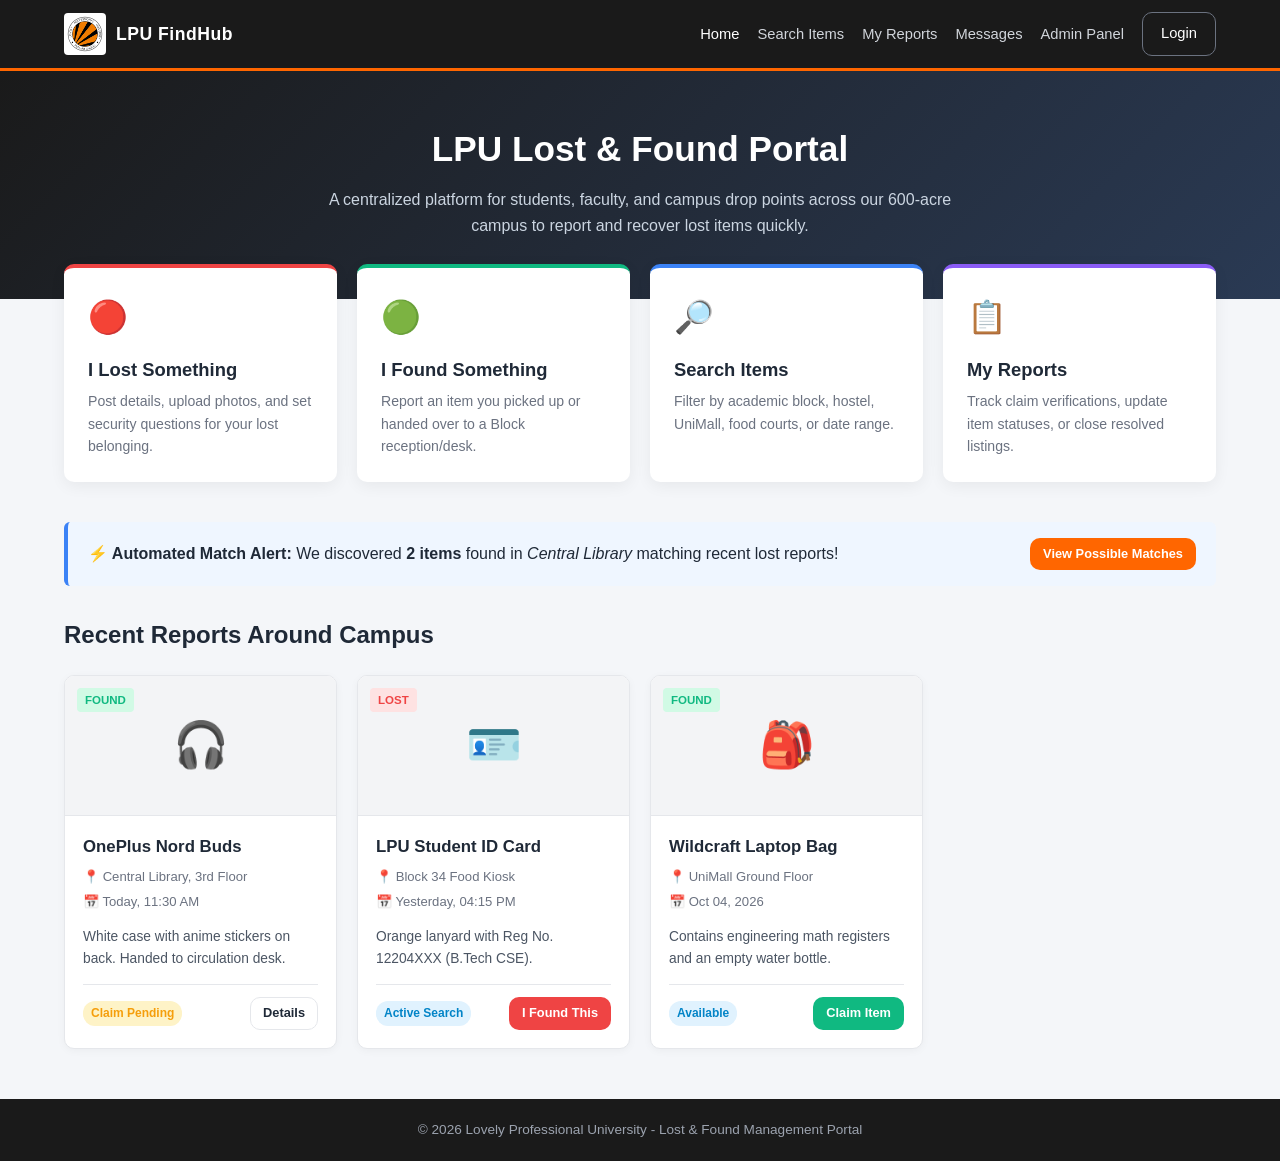
<file: index.html>
<!DOCTYPE html>
<html lang="en">
<head>
  <meta charset="UTF-8" />
  <meta name="viewport" content="width=device-width, initial-scale=1.0" />
  <title> Lost & Found | Home</title>
  <link rel="stylesheet" href="style.css" />
</head>
<body>

  <header class="navbar">
    <div class="container nav-wrap">
     <a href="index.html" class="brand" style="display: flex; align-items: center; gap: 10px; text-decoration: none;">
        <img src="LPU.png" alt="LPU Logo" style="height: 42px; width: auto; background: #fff; padding: 2px; border-radius: 4px;" />
        <span style="color: #fff or; font-weight: 700; font-size: 1.1rem; letter-spacing: 0.5px;">LPU FindHub</span>
      </a>
      <ul class="nav-links">
        <li><a href="index.html" class="active">Home</a></li>
        <li><a href="search.html">Search Items</a></li>
        <li><a href="my-reports.html">My Reports</a></li>
        <li><a href="messages.html">Messages</a></li>
        <li><a href="admin.html">Admin Panel</a></li>
        <li><a href="auth.html" class="btn btn-outline" style="color:#fff; border-color:#6b7280;">Login</a></li>
      </ul>
    </div>
  </header>

  <section class="hero-banner">
    <div class="container">
      <h1>LPU Lost & Found Portal</h1>
      <p>A centralized platform for students, faculty, and campus drop points across our 600-acre campus to report and recover lost items quickly.</p>
    </div>
  </section>

  <main class="container">
    <div class="action-grid">
      <!-- 🔴 I Lost Something -->
      <a href="lost-item.html" class="action-card lost-accent">
        <div class="icon">🔴</div>
        <h3>I Lost Something</h3>
        <p>Post details, upload photos, and set security questions for your lost belonging.</p>
      </a>

      <!-- 🟢 I Found Something -->
      <a href="found-item.html" class="action-card found-accent">
        <div class="icon">🟢</div>
        <h3>I Found Something</h3>
        <p>Report an item you picked up or handed over to a Block reception/desk.</p>
      </a>

      <!-- 🔎 Search Items -->
      <a href="search.html" class="action-card search-accent">
        <div class="icon">🔎</div>
        <h3>Search Items</h3>
        <p>Filter by academic block, hostel, UniMall, food courts, or date range.</p>
      </a>

      <!-- 📋 My Reports -->
      <a href="my-reports.html" class="action-card reports-accent">
        <div class="icon">📋</div>
        <h3>My Reports</h3>
        <p>Track claim verifications, update item statuses, or close resolved listings.</p>
      </a>
    </div>

    <!-- AI / Automated Match Alert -->
    <div class="match-banner">
      <div>
        <strong>⚡ Automated Match Alert:</strong> We discovered <strong>2 items</strong> found in <em>Central Library</em> matching recent lost reports!
      </div>
      <a href="search.html#matches" class="btn btn-primary btn-sm">View Possible Matches</a>
    </div>

    <div style="margin: 30px 0 50px;">
      <h2>Recent Reports Around Campus</h2>
      <div class="cards-grid">
        <div class="item-card">
          <span class="item-badge badge-found">Found</span>
          <div class="item-img-box">🎧</div>
          <div class="item-body">
            <h4>OnePlus Nord Buds</h4>
            <div class="item-meta">📍 Central Library, 3rd Floor</div>
            <div class="item-meta">📅 Today, 11:30 AM</div>
            <p class="item-desc">White case with anime stickers on back. Handed to circulation desk.</p>
            <div class="item-footer">
              <span class="status-pill status-pending">Claim Pending</span>
              <a href="search.html" class="btn btn-outline btn-sm">Details</a>
            </div>
          </div>
        </div>

        <div class="item-card">
          <span class="item-badge badge-lost">Lost</span>
          <div class="item-img-box">🪪</div>
          <div class="item-body">
            <h4>LPU Student ID Card</h4>
            <div class="item-meta">📍 Block 34 Food Kiosk</div>
            <div class="item-meta">📅 Yesterday, 04:15 PM</div>
            <p class="item-desc">Orange lanyard with Reg No. 12204XXX (B.Tech CSE).</p>
            <div class="item-footer">
              <span class="status-pill status-active">Active Search</span>
              <a href="search.html" class="btn btn-danger btn-sm">I Found This</a>
            </div>
          </div>
        </div>

        <div class="item-card">
          <span class="item-badge badge-found">Found</span>
          <div class="item-img-box">🎒</div>
          <div class="item-body">
            <h4>Wildcraft Laptop Bag</h4>
            <div class="item-meta">📍 UniMall Ground Floor</div>
            <div class="item-meta">📅 Oct 04, 2026</div>
            <p class="item-desc">Contains engineering math registers and an empty water bottle.</p>
            <div class="item-footer">
              <span class="status-pill status-active">Available</span>
              <a href="search.html" class="btn btn-success btn-sm">Claim Item</a>
            </div>
          </div>
        </div>
      </div>
    </div>
  </main>

  <footer>
    <div class="container">
      <p>&copy; 2026 Lovely Professional University - Lost & Found Management Portal</p>
    </div>
  </footer>

</body>
</html>
</file>
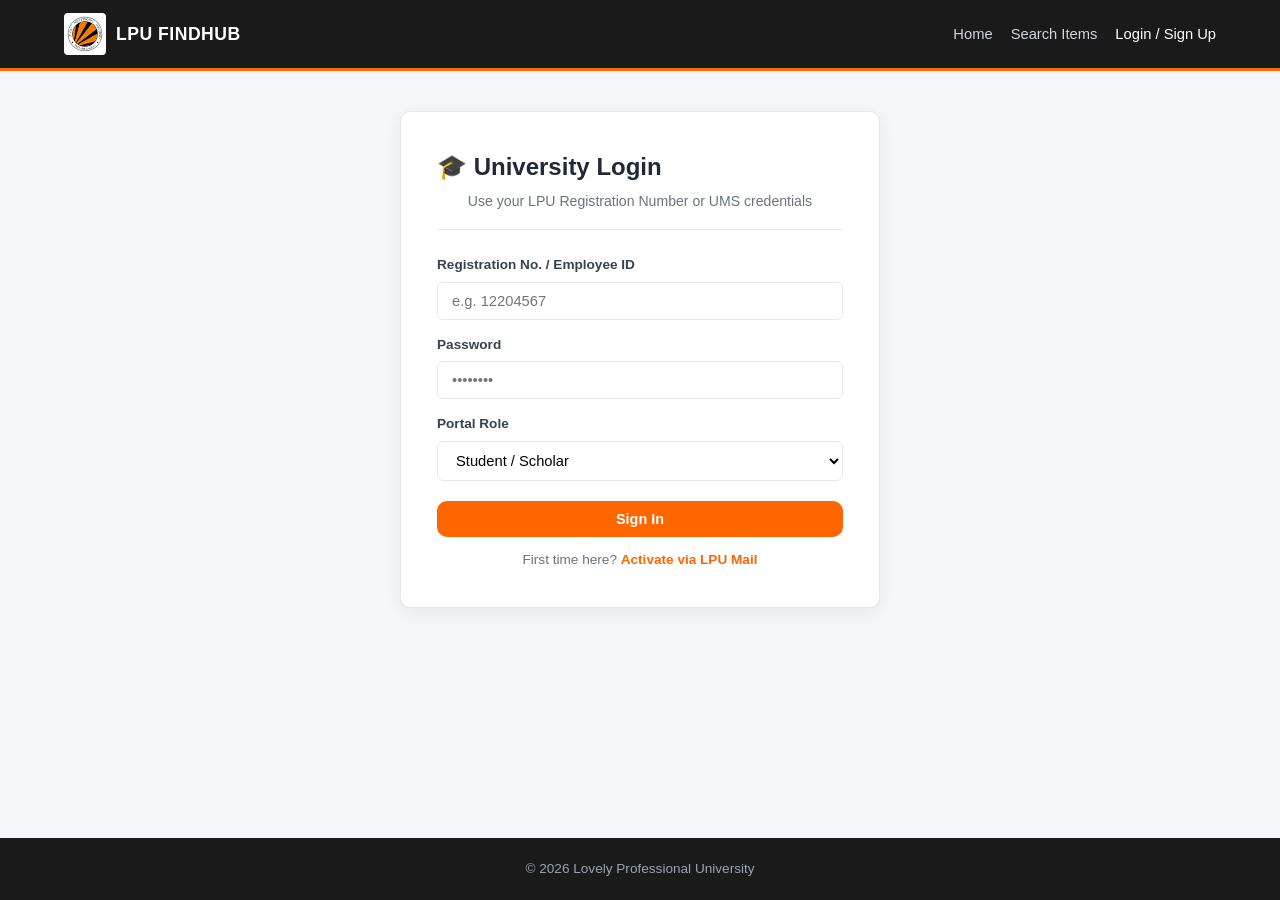
<file: auth.html>
<!DOCTYPE html>
<html lang="en">
<head>
  <meta charset="UTF-8" />
  <meta name="viewport" content="width=device-width, initial-scale=1.0" />
  <title>LPU Lost & Found | Login / Sign Up</title>
  <link rel="stylesheet" href="style.css" />
</head>
<body>

  <header class="navbar">
    <div class="container nav-wrap">
      <a href="index.html" class="brand" style="display: flex; align-items: center; gap: 10px; text-decoration: none;">
        <img src="LPU.png" alt="LPU Logo" style="height: 42px; width: auto; background: #fff; padding: 2px; border-radius: 4px;" />
        <span style="color: #fff; font-weight: 700; font-size: 1.1rem; letter-spacing: 0.5px;">LPU FINDHUB</span>
      </a>
      <ul class="nav-links">
        <li><a href="index.html">Home</a></li>
        <li><a href="search.html">Search Items</a></li>
        <li><a href="auth.html" class="active">Login / Sign Up</a></li>
      </ul>
    </div>
  </header>

  <main class="container">
    <div class="form-card" style="max-width: 480px;">
      <div class="form-header" style="text-align: center;">
        <h2>🎓 University Login</h2>
        <p style="color: var(--text-muted); font-size: 0.88rem; margin-top: 4px;">Use your LPU Registration Number or UMS credentials</p>
      </div>

      <form action="index.html" method="get">
        <div class="form-group" style="margin-bottom: 14px;">
          <label for="uid">Registration No. / Employee ID</label>
          <input type="text" id="uid" class="form-control" placeholder="e.g. 12204567" required />
        </div>

        <div class="form-group" style="margin-bottom: 14px;">
          <label for="pwd">Password</label>
          <input type="password" id="pwd" class="form-control" placeholder="••••••••" required />
        </div>

        <div class="form-group" style="margin-bottom: 20px;">
          <label for="role">Portal Role</label>
          <select id="role" class="form-control">
            <option value="student">Student / Scholar</option>
            <option value="faculty">Faculty / Campus Staff</option>
            <option value="moderator">Drop Point Desk Attendant</option>
            <option value="admin">Campus Security Admin</option>
          </select>
        </div>

        <button type="submit" class="btn btn-primary" style="width: 100%; margin-bottom: 12px;">Sign In</button>
        <p style="text-align: center; font-size: 0.85rem; color: var(--text-muted);">
          First time here? <a href="#" style="color: var(--primary); text-decoration: none; font-weight: 600;">Activate via LPU Mail</a>
        </p>
      </form>
    </div>
  </main>

  <footer>
    <div class="container">
      <p>&copy; 2026 Lovely Professional University</p>
    </div>
  </footer>

</body>
</html>
</file>
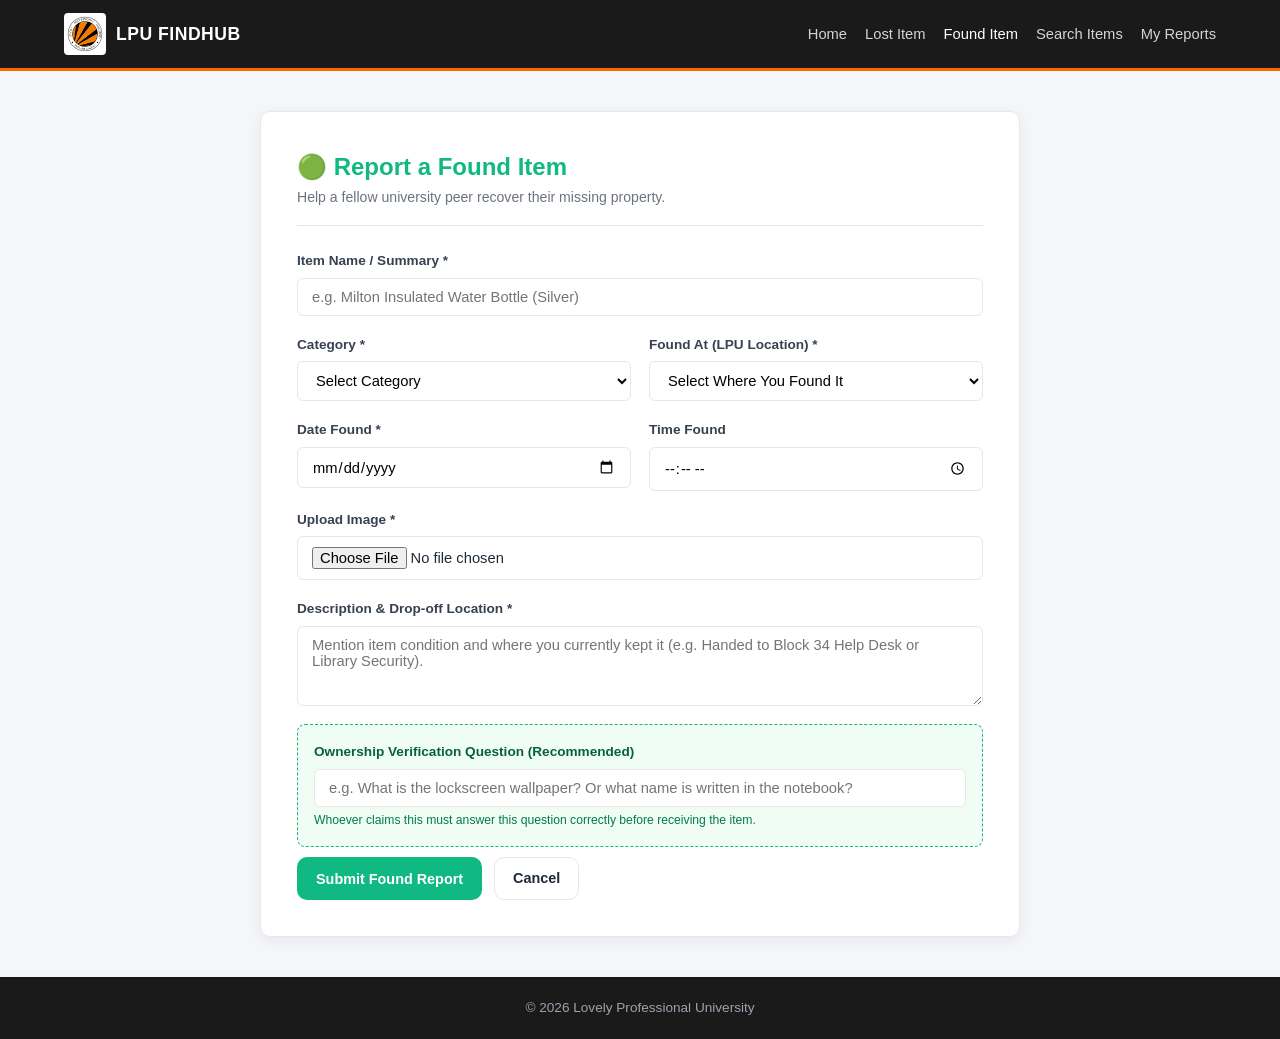
<file: found-item.html>
<!DOCTYPE html>
<html lang="en">
<head>
  <meta charset="UTF-8" />
  <meta name="viewport" content="width=device-width, initial-scale=1.0" />
  <title>LPU Lost & Found | Report Found Item</title>
  <link rel="stylesheet" href="style.css" />
</head>
<body>

  <header class="navbar">
    <div class="container nav-wrap">
     <a href="index.html" class="brand" style="display: flex; align-items: center; gap: 10px; text-decoration: none;">
        <img src="LPU.png" alt="LPU Logo" style="height: 42px; width: auto; background: #fff; padding: 2px; border-radius: 4px;" />
        <span style="color: #fff; font-weight: 700; font-size: 1.1rem; letter-spacing: 0.5px;">LPU FINDHUB</span>
      </a>
      <ul class="nav-links">
        <li><a href="index.html">Home</a></li>
        <li><a href="lost-item.html">Lost Item</a></li>
        <li><a href="found-item.html" class="active">Found Item</a></li>
        <li><a href="search.html">Search Items</a></li>
        <li><a href="my-reports.html">My Reports</a></li>
      </ul>
    </div>
  </header>

  <main class="container">
    <div class="form-card">
      <div class="form-header">
        <h2 style="color: var(--found-green);">🟢 Report a Found Item</h2>
        <p style="color: var(--text-muted); font-size: 0.88rem;">Help a fellow university peer recover their missing property.</p>
      </div>

      <form action="my-reports.html" method="get">
        <div class="form-grid">
          
          <!-- Item Name -->
          <div class="form-group form-col-2">
            <label for="found-name">Item Name / Summary *</label>
            <input type="text" id="found-name" class="form-control" placeholder="e.g. Milton Insulated Water Bottle (Silver)" required />
          </div>

          <!-- Category -->
          <div class="form-group">
            <label for="found-category">Category *</label>
            <select id="found-category" class="form-control" required>
              <option value="">Select Category</option>
              <option value="electronics">Electronics (Laptops, Earbuds, Chargers)</option>
              <option value="id-cards">Student / Staff ID Cards</option>
              <option value="stationery">Stationery & Course Books</option>
              <option value="bags">Bags & Wallets</option>
              <option value="keys">Keys</option>
              <option value="clothing">Jackets & Accessories</option>
            </select>
          </div>

          <!-- Location -->
          <div class="form-group">
            <label for="found-location">Found At (LPU Location) *</label>
            <select id="found-location" class="form-control" required>
              <option value="">Select Where You Found It</option>
              <option value="block34">Block 34 (Computer Science)</option>
              <option value="library">Central Library Reading Room</option>
              <option value="unimall">UniMall Floor / Corridor</option>
              <option value="food-court">Block 34 / 38 Kiosk Area</option>
              <option value="sports-complex">Sports Complex / Gym</option>
              <option value="hostel-mess">Hostel Mess / Common Area</option>
            </select>
          </div>

          <!-- Date / Time -->
          <div class="form-group">
            <label for="found-date">Date Found *</label>
            <input type="date" id="found-date" class="form-control" required />
          </div>

          <div class="form-group">
            <label for="found-time">Time Found</label>
            <input type="time" id="found-time" class="form-control" />
          </div>

          <!-- Photo Upload -->
          <div class="form-group form-col-2">
            <label for="found-photo">Upload Image *</label>
            <input type="file" id="found-photo" class="form-control" accept="image/*" required />
          </div>

          <!-- Description -->
          <div class="form-group form-col-2">
            <label for="found-desc">Description & Drop-off Location *</label>
            <textarea id="found-desc" class="form-control" rows="3" placeholder="Mention item condition and where you currently kept it (e.g. Handed to Block 34 Help Desk or Library Security)." required></textarea>
          </div>

          <!-- Ownership Verification Question -->
          <div class="form-group form-col-2" style="background:#f0fdf4; border:1px dashed var(--found-green); padding:16px; border-radius:8px;">
            <label for="security-q" style="color: #065f46;">Ownership Verification Question (Recommended)</label>
            <input type="text" id="security-q" class="form-control" placeholder="e.g. What is the lockscreen wallpaper? Or what name is written in the notebook?" />
            <small style="color: #047857; font-size: 0.76rem; margin-top: 4px;">Whoever claims this must answer this question correctly before receiving the item.</small>
          </div>

        </div>

        <div class="form-actions">
          <button type="submit" class="btn btn-success">Submit Found Report</button>
          <a href="index.html" class="btn btn-outline">Cancel</a>
        </div>
      </form>
    </div>
  </main>

  <footer>
    <div class="container">
      <p>&copy; 2026 Lovely Professional University</p>
    </div>
  </footer>

</body>
</html>
</file>
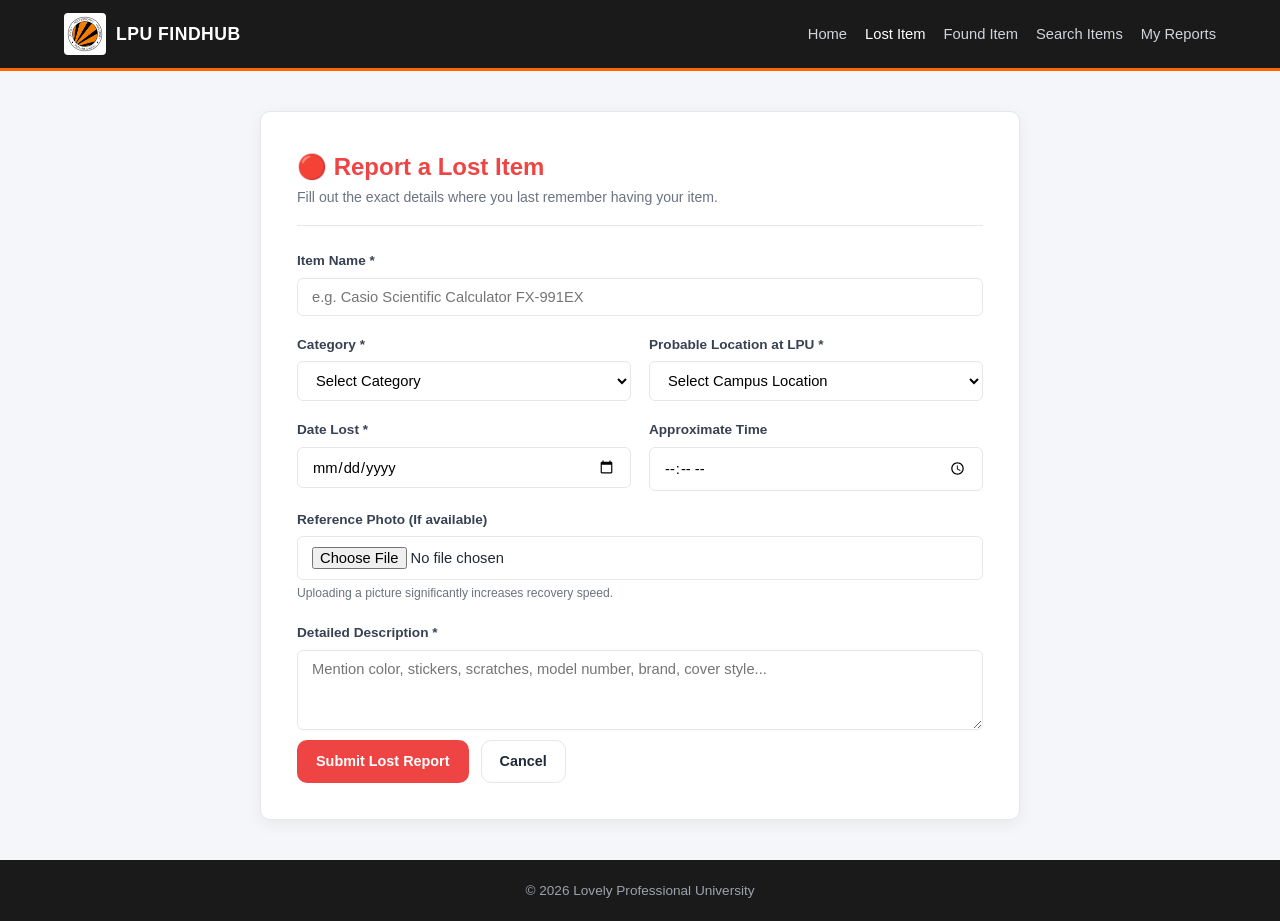
<file: lost-item.html>
<!DOCTYPE html>
<html lang="en">
<head>
  <meta charset="UTF-8" />
  <meta name="viewport" content="width=device-width, initial-scale=1.0" />
  <title>LPU Lost & Found | Report Lost Item</title>
  <link rel="stylesheet" href="style.css" />
</head>
<body>

  <header class="navbar">
    <div class="container nav-wrap">
      <a href="index.html" class="brand" style="display: flex; align-items: center; gap: 10px; text-decoration: none;">
        <img src="LPU.png" alt="LPU Logo" style="height: 42px; width: auto; background: #fff; padding: 2px; border-radius: 4px;" />
        <span style="color: #fff; font-weight: 700; font-size: 1.1rem; letter-spacing: 0.5px;">LPU FINDHUB</span>
      </a>
      <ul class="nav-links">
        <li><a href="index.html">Home</a></li>
        <li><a href="lost-item.html" class="active">Lost Item</a></li>
        <li><a href="found-item.html">Found Item</a></li>
        <li><a href="search.html">Search Items</a></li>
        <li><a href="my-reports.html">My Reports</a></li>
      </ul>
    </div>
  </header>

  <main class="container">
    <div class="form-card">
      <div class="form-header">
        <h2 style="color: var(--lost-red);">🔴 Report a Lost Item</h2>
        <p style="color: var(--text-muted); font-size: 0.88rem;">Fill out the exact details where you last remember having your item.</p>
      </div>

      <form action="my-reports.html" method="get">
        <div class="form-grid">
          
          <!-- Item Name -->
          <div class="form-group form-col-2">
            <label for="item-name">Item Name *</label>
            <input type="text" id="item-name" class="form-control" placeholder="e.g. Casio Scientific Calculator FX-991EX" required />
          </div>

          <!-- Category -->
          <div class="form-group">
            <label for="category">Category *</label>
            <select id="category" class="form-control" required>
              <option value="">Select Category</option>
              <option value="electronics">Electronics (Laptop, Earbuds, Charger)</option>
              <option value="id-cards">Student / Staff ID Cards</option>
              <option value="stationery">Books, Notes & Stationery</option>
              <option value="bags">Bags, Wallets & Pouches</option>
              <option value="keys">Keys (Room / Bike)</option>
              <option value="bottles">Bottles & Personal Items</option>
            </select>
          </div>

          <!-- Campus Location -->
          <div class="form-group">
            <label for="location">Probable Location at LPU *</label>
            <select id="location" class="form-control" required>
              <option value="">Select Campus Location</option>
              <option value="block34">Block 34 (Computer Science)</option>
              <option value="block36">Block 36 / 38 (Engineering)</option>
              <option value="library">Central Library</option>
              <option value="unimall">UniMall / Food Court</option>
              <option value="unipolis">Baldev Raj Mittal Unipolis</option>
              <option value="hostel-bh">Boys Hostels (BH-1 to BH-8)</option>
              <option value="hostel-gh">Girls Hostels (GH-1 to GH-6)</option>
              <option value="sports">Shanti Devi Mittal Sports Complex</option>
              <option value="grounds">Cricket / Football Grounds</option>
              <option value="other">Campus Bus / Auto Stand</option>
            </select>
          </div>

          <!-- Date / Time -->
          <div class="form-group">
            <label for="lost-date">Date Lost *</label>
            <input type="date" id="lost-date" class="form-control" required />
          </div>

          <div class="form-group">
            <label for="lost-time">Approximate Time</label>
            <input type="time" id="lost-time" class="form-control" />
          </div>

          <!-- Photo Upload -->
          <div class="form-group form-col-2">
            <label for="item-photo">Reference Photo (If available)</label>
            <input type="file" id="item-photo" class="form-control" accept="image/*" />
            <small style="color: var(--text-muted); font-size: 0.76rem; margin-top: 4px;">Uploading a picture significantly increases recovery speed.</small>
          </div>

          <!-- Description -->
          <div class="form-group form-col-2">
            <label for="desc">Detailed Description *</label>
            <textarea id="desc" class="form-control" rows="3" placeholder="Mention color, stickers, scratches, model number, brand, cover style..." required></textarea>
          </div>

        </div>

        <div class="form-actions">
          <button type="submit" class="btn btn-danger">Submit Lost Report</button>
          <a href="index.html" class="btn btn-outline">Cancel</a>
        </div>
      </form>
    </div>
  </main>

  <footer>
    <div class="container">
      <p>&copy; 2026 Lovely Professional University</p>
    </div>
  </footer>

</body>
</html>
</file>
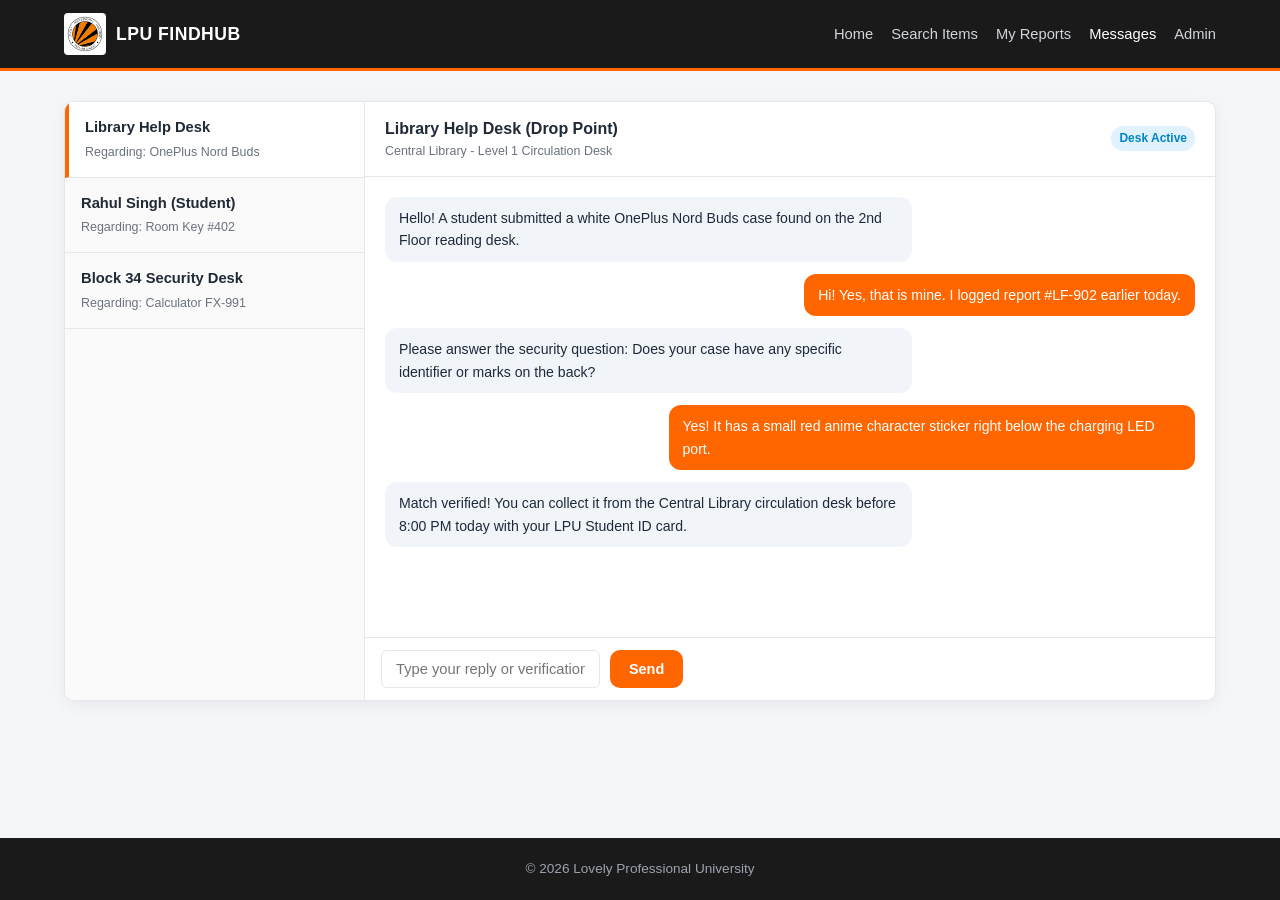
<file: messages.html>
<!DOCTYPE html>
<html lang="en">
<head>
  <meta charset="UTF-8" />
  <meta name="viewport" content="width=device-width, initial-scale=1.0" />
  <title>LPU Lost & Found | Messages</title>
  <link rel="stylesheet" href="style.css" />
</head>
<body>

  <header class="navbar">
    <div class="container nav-wrap">
      <a href="index.html" class="brand" style="display: flex; align-items: center; gap: 10px; text-decoration: none;">
        <img src="LPU.png" alt="LPU Logo" style="height: 42px; width: auto; background: #fff; padding: 2px; border-radius: 4px;" />
        <span style="color: #fff; font-weight: 700; font-size: 1.1rem; letter-spacing: 0.5px;">LPU FINDHUB</span>
      </a>
      <ul class="nav-links">
        <li><a href="index.html">Home</a></li>
        <li><a href="search.html">Search Items</a></li>
        <li><a href="my-reports.html">My Reports</a></li>
        <li><a href="messages.html" class="active">Messages</a></li>
        <li><a href="admin.html">Admin</a></li>
      </ul>
    </div>
  </header>

  <main class="container">
    <div class="chat-container">
      
      <!-- Left Contact List -->
      <aside class="chat-sidebar">
        <div class="chat-user-item active">
          <h5>Library Help Desk</h5>
          <p>Regarding: OnePlus Nord Buds</p>
        </div>
        <div class="chat-user-item">
          <h5>Rahul Singh (Student)</h5>
          <p>Regarding: Room Key #402</p>
        </div>
        <div class="chat-user-item">
          <h5>Block 34 Security Desk</h5>
          <p>Regarding: Calculator FX-991</p>
        </div>
      </aside>

      <!-- Right Chat Window -->
      <section class="chat-window">
        <div class="chat-header">
          <div>
            <strong>Library Help Desk (Drop Point)</strong>
            <div style="font-size: 0.78rem; color: var(--text-muted);">Central Library - Level 1 Circulation Desk</div>
          </div>
          <span class="status-pill status-active">Desk Active</span>
        </div>

        <div class="chat-messages">
          <div class="message-bubble msg-in">
            Hello! A student submitted a white OnePlus Nord Buds case found on the 2nd Floor reading desk.
          </div>
          <div class="message-bubble msg-out">
            Hi! Yes, that is mine. I logged report #LF-902 earlier today.
          </div>
          <div class="message-bubble msg-in">
            Please answer the security question: Does your case have any specific identifier or marks on the back?
          </div>
          <div class="message-bubble msg-out">
            Yes! It has a small red anime character sticker right below the charging LED port.
          </div>
          <div class="message-bubble msg-in">
            Match verified! You can collect it from the Central Library circulation desk before 8:00 PM today with your LPU Student ID card.
          </div>
        </div>

        <div class="chat-input-bar">
          <input type="text" class="form-control" placeholder="Type your reply or verification response..." />
          <button class="btn btn-primary">Send</button>
        </div>
      </section>

    </div>
  </main>

  <footer>
    <div class="container">
      <p>&copy; 2026 Lovely Professional University</p>
    </div>
  </footer>

</body>
</html>
</file>
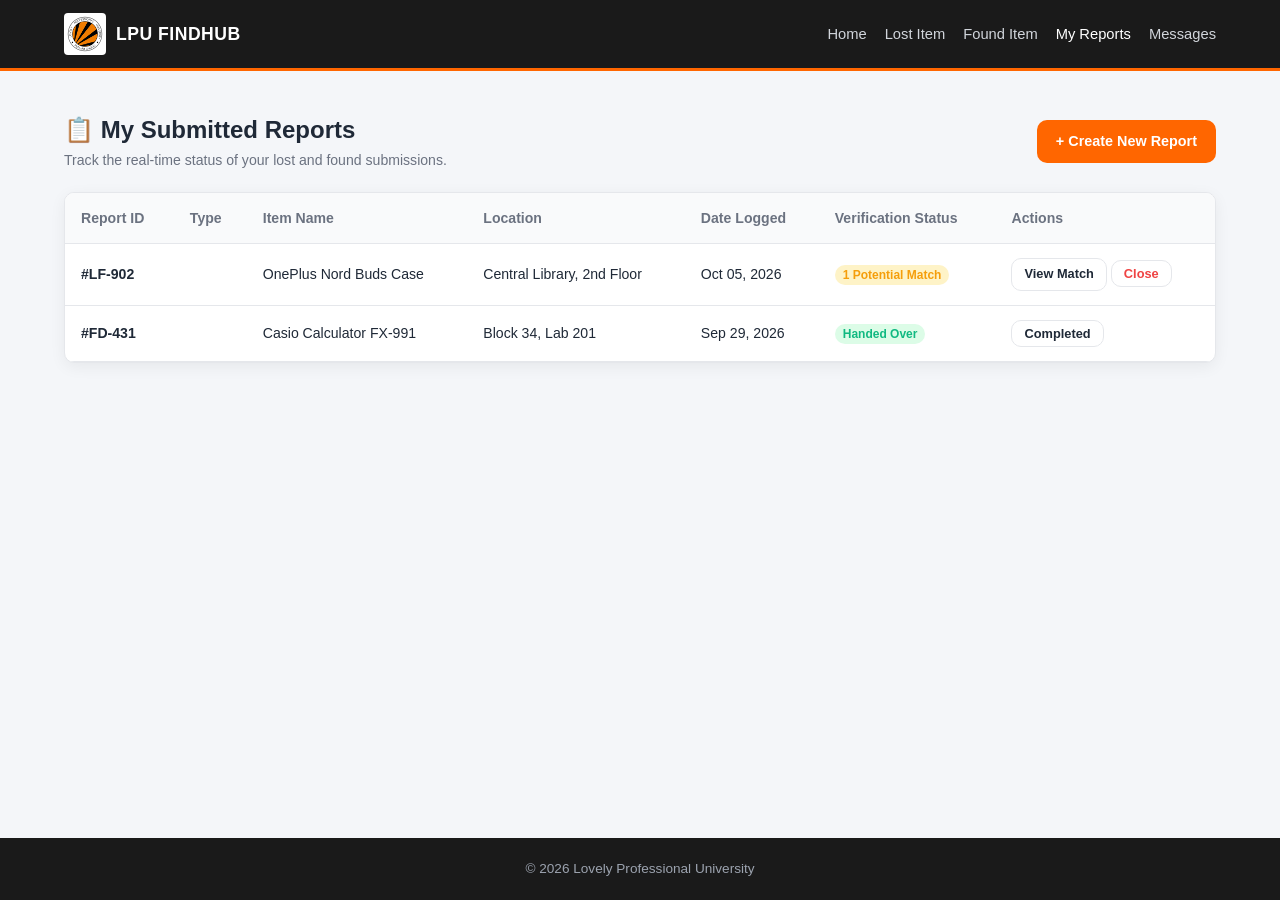
<file: my-reports.html>
<!DOCTYPE html>
<html lang="en">
<head>
  <meta charset="UTF-8" />
  <meta name="viewport" content="width=device-width, initial-scale=1.0" />
  <title>LPU Lost & Found | My Reports</title>
  <link rel="stylesheet" href="style.css" />
</head>
<body>

  <header class="navbar">
    <div class="container nav-wrap">
     <a href="index.html" class="brand" style="display: flex; align-items: center; gap: 10px; text-decoration: none;">
        <img src="LPU.png" alt="LPU Logo" style="height: 42px; width: auto; background: #fff; padding: 2px; border-radius: 4px;" />
        <span style="color: #fff; font-weight: 700; font-size: 1.1rem; letter-spacing: 0.5px;">LPU FINDHUB</span>
      </a>
      <ul class="nav-links">
        <li><a href="index.html">Home</a></li>
        <li><a href="lost-item.html">Lost Item</a></li>
        <li><a href="found-item.html">Found Item</a></li>
        <li><a href="my-reports.html" class="active">My Reports</a></li>
        <li><a href="messages.html">Messages</a></li>
      </ul>
    </div>
  </header>

  <main class="container" style="margin: 40px auto 60px;">
    <div style="display:flex; justify-content:space-between; align-items:center; margin-bottom: 20px;">
      <div>
        <h2>📋 My Submitted Reports</h2>
        <p style="color: var(--text-muted); font-size: 0.88rem;">Track the real-time status of your lost and found submissions.</p>
      </div>
      <a href="lost-item.html" class="btn btn-primary">+ Create New Report</a>
    </div>

    <div class="table-wrapper">
      <table class="custom-table">
        <thead>
          <tr>
            <th>Report ID</th>
            <th>Type</th>
            <th>Item Name</th>
            <th>Location</th>
            <th>Date Logged</th>
            <th>Verification Status</th>
            <th>Actions</th>
          </tr>
        </thead>
        <tbody>
          <tr>
            <td><strong>#LF-902</strong></td>
            <td><span class="item-badge badge-lost">Lost</span></td>
            <td>OnePlus Nord Buds Case</td>
            <td>Central Library, 2nd Floor</td>
            <td>Oct 05, 2026</td>
            <td><span class="status-pill status-pending">1 Potential Match</span></td>
            <td>
              <a href="search.html#matches" class="btn btn-outline btn-sm">View Match</a>
              <button class="btn btn-sm btn-outline" style="color: var(--lost-red);">Close</button>
            </td>
          </tr>
          <tr>
            <td><strong>#FD-431</strong></td>
            <td><span class="item-badge badge-found">Found</span></td>
            <td>Casio Calculator FX-991</td>
            <td>Block 34, Lab 201</td>
            <td>Sep 29, 2026</td>
            <td><span class="status-pill status-resolved">Handed Over</span></td>
            <td>
              <button class="btn btn-sm btn-outline" disabled>Completed</button>
            </td>
          </tr>
        </tbody>
      </table>
    </div>
  </main>

  <footer>
    <div class="container">
      <p>&copy; 2026 Lovely Professional University</p>
    </div>
  </footer>

</body>
</html>
</file>
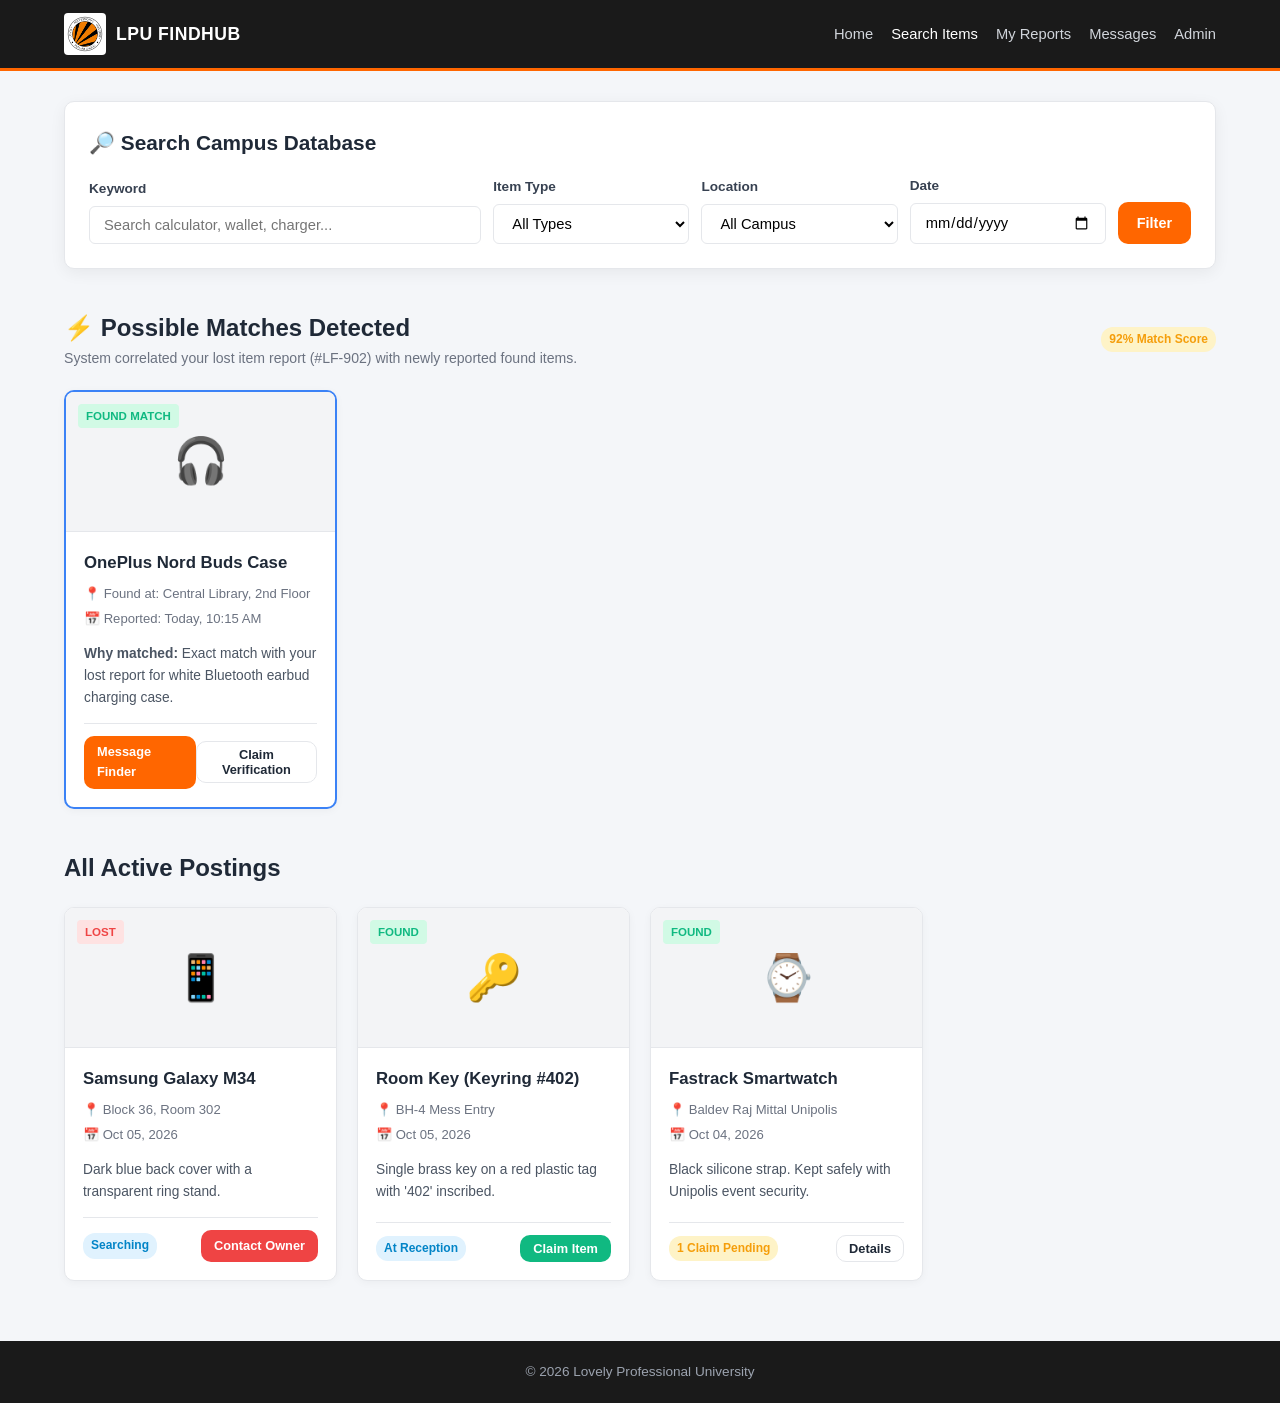
<file: search.html>
<!DOCTYPE html>
<html lang="en">
<head>
  <meta charset="UTF-8" />
  <meta name="viewport" content="width=device-width, initial-scale=1.0" />
  <title>LPU Lost & Found | Search & Matches</title>
  <link rel="stylesheet" href="style.css" />
</head>
<body>

  <header class="navbar">
    <div class="container nav-wrap">
     <a href="index.html" class="brand" style="display: flex; align-items: center; gap: 10px; text-decoration: none;">
        <img src="LPU.png" alt="LPU Logo" style="height: 42px; width: auto; background: #fff; padding: 2px; border-radius: 4px;" />
        <span style="color: #fff; font-weight: 700; font-size: 1.1rem; letter-spacing: 0.5px;">LPU FINDHUB</span>
      </a>
      <ul class="nav-links">
        <li><a href="index.html">Home</a></li>
        <li><a href="search.html" class="active">Search Items</a></li>
        <li><a href="my-reports.html">My Reports</a></li>
        <li><a href="messages.html">Messages</a></li>
        <li><a href="admin.html">Admin</a></li>
      </ul>
    </div>
  </header>

  <main class="container" style="margin: 30px auto 60px;">
    
    <!-- Search / Filter Controls -->
    <div style="background: var(--surface); padding: 24px; border-radius: var(--radius); border: 1px solid var(--border); box-shadow: var(--shadow);">
      <h2 style="font-size: 1.3rem; margin-bottom: 16px;">🔎 Search Campus Database</h2>
      
      <div style="display: grid; grid-template-columns: 2fr 1fr 1fr 1fr auto; gap: 12px; align-items: end;">
        <div class="form-group">
          <label>Keyword</label>
          <input type="text" class="form-control" placeholder="Search calculator, wallet, charger..." />
        </div>
        
        <div class="form-group">
          <label>Item Type</label>
          <select class="form-control">
            <option>All Types</option>
            <option>Lost Items</option>
            <option>Found Items</option>
          </select>
        </div>

        <div class="form-group">
          <label>Location</label>
          <select class="form-control">
            <option>All Campus</option>
            <option>Central Library</option>
            <option>Block 34 (CSE)</option>
            <option>UniMall</option>
            <option>Sports Complex</option>
          </select>
        </div>

        <div class="form-group">
          <label>Date</label>
          <input type="date" class="form-control" />
        </div>

        <button class="btn btn-primary" style="height: 42px;">Filter</button>
      </div>
    </div>

    <!-- Possible Matches Section -->
    <div id="matches" style="margin-top: 40px;">
      <div style="display:flex; justify-content:space-between; align-items:center;">
        <div>
          <h2>⚡ Possible Matches Detected</h2>
          <p style="color: var(--text-muted); font-size: 0.88rem;">System correlated your lost item report (#LF-902) with newly reported found items.</p>
        </div>
        <span class="status-pill status-pending">92% Match Score</span>
      </div>

      <div class="cards-grid">
        <div class="item-card" style="border: 2px solid #3b82f6;">
          <span class="item-badge badge-found">Found Match</span>
          <div class="item-img-box">🎧</div>
          <div class="item-body">
            <h4>OnePlus Nord Buds Case</h4>
            <div class="item-meta">📍 Found at: Central Library, 2nd Floor</div>
            <div class="item-meta">📅 Reported: Today, 10:15 AM</div>
            <p class="item-desc"><strong>Why matched:</strong> Exact match with your lost report for white Bluetooth earbud charging case.</p>
            <div class="item-footer">
              <a href="messages.html" class="btn btn-primary btn-sm">Message Finder</a>
              <button class="btn btn-outline btn-sm">Claim Verification</button>
            </div>
          </div>
        </div>
      </div>
    </div>

    <!-- General Catalog Results -->
    <div style="margin-top: 40px;">
      <h2>All Active Postings</h2>
      <div class="cards-grid">
        
        <div class="item-card">
          <span class="item-badge badge-lost">Lost</span>
          <div class="item-img-box">📱</div>
          <div class="item-body">
            <h4>Samsung Galaxy M34</h4>
            <div class="item-meta">📍 Block 36, Room 302</div>
            <div class="item-meta">📅 Oct 05, 2026</div>
            <p class="item-desc">Dark blue back cover with a transparent ring stand.</p>
            <div class="item-footer">
              <span class="status-pill status-active">Searching</span>
              <a href="messages.html" class="btn btn-danger btn-sm">Contact Owner</a>
            </div>
          </div>
        </div>

        <div class="item-card">
          <span class="item-badge badge-found">Found</span>
          <div class="item-img-box">🔑</div>
          <div class="item-body">
            <h4>Room Key (Keyring #402)</h4>
            <div class="item-meta">📍 BH-4 Mess Entry</div>
            <div class="item-meta">📅 Oct 05, 2026</div>
            <p class="item-desc">Single brass key on a red plastic tag with '402' inscribed.</p>
            <div class="item-footer">
              <span class="status-pill status-active">At Reception</span>
              <button class="btn btn-success btn-sm">Claim Item</button>
            </div>
          </div>
        </div>

        <div class="item-card">
          <span class="item-badge badge-found">Found</span>
          <div class="item-img-box">⌚</div>
          <div class="item-body">
            <h4>Fastrack Smartwatch</h4>
            <div class="item-meta">📍 Baldev Raj Mittal Unipolis</div>
            <div class="item-meta">📅 Oct 04, 2026</div>
            <p class="item-desc">Black silicone strap. Kept safely with Unipolis event security.</p>
            <div class="item-footer">
              <span class="status-pill status-pending">1 Claim Pending</span>
              <button class="btn btn-outline btn-sm">Details</button>
            </div>
          </div>
        </div>

      </div>
    </div>
  </main>

  <footer>
    <div class="container">
      <p>&copy; 2026 Lovely Professional University</p>
    </div>
  </footer>

</body>
</html>
</file>
<file: style.css>
:root {

  --primary: #ff6600;      /* Official LPU Vibrant Orange */
  --primary-hover: #e05a00; /* Darker shade for hover effects */
  --dark-navy: #1a1a1a;     /* Deep charcoal/black matching LPU's navbar header */
  --bg-color: #f4f6f9;
  --surface: #ffffff;
  --text-main: #1f2937;
  --text-muted: #6b7280;
  --border: #e5e7eb;
  --lost-red: #ef4444;
  --found-green: #10b981;
  --pending-amber: #f59e0b;
  --radius: 10px;
  --shadow: 0 4px 16px rgba(0, 0, 0, 0.06);
}

* {
  margin: 0;
  padding: 0;
  box-sizing: border-box;
  font-family: -apple-system, BlinkMacSystemFont, "Segoe UI", Roboto, Oxygen, Ubuntu, Cantarell, sans-serif;
}

body {
  background-color: var(--bg-color);
  color: var(--text-main);
  line-height: 1.6;
  min-height: 100vh;
  display: flex;
  flex-direction: column;
}

.container {
  width: 90%;
  max-width: 1200px;
  margin: 0 auto;
}

/* Navbar */
.navbar {
  background-color: var(--dark-navy);
  color: #fff;
  border-bottom: 3px solid var(--primary);
  position: sticky;
  top: 0;
  z-index: 1000;
}

.nav-wrap {
  display: flex;
  justify-content: space-between;
  align-items: center;
  height: 68px;
}

.brand {
  display: flex;
  align-items: center;
  gap: 10px;
  text-decoration: none;
  color: #fff;
  font-weight: 700;
  font-size: 1.25rem;
}

.brand-badge {
  background: var(--primary);
  color: #fff;
  padding: 2px 8px;
  border-radius: 4px;
  font-size: 0.8rem;
  letter-spacing: 0.5px;
}

.nav-links {
  display: flex;
  list-style: none;
  gap: 18px;
  align-items: center;
}

.nav-links a {
  color: #d1d5db;
  text-decoration: none;
  font-size: 0.92rem;
  font-weight: 500;
  transition: color 0.2s;
}

.nav-links a:hover,
.nav-links a.active {
  color: #ffffff;
}

/* Buttons */
.btn {
  display: inline-block;
  padding: 9px 18px;
  font-size: 0.9rem;
  font-weight: 600;
  border-radius: var(--radius);
  text-decoration: none;
  cursor: pointer;
  border: 1px solid transparent;
  transition: all 0.2s ease;
}

.btn-primary {
  background-color: var(--primary);
  color: #fff !important;
}

.btn-primary:hover {
  background-color: var(--primary-hover);
}

.btn-outline {
  border-color: var(--border);
  background: transparent;
  color: var(--text-main);
}

.btn-outline:hover {
  background: #f3f4f6;
}

.btn-danger {
  background-color: var(--lost-red);
  color: #fff !important;
}

.btn-success {
  background-color: var(--found-green);
  color: #fff !important;
}

.btn-sm {
  padding: 5px 12px;
  font-size: 0.8rem;
}

/* Hero & Quick Action Cards */
.hero-banner {
  background: linear-gradient(135deg, var(--dark-navy) 0%, #2a3a54 100%);
  color: #fff;
  padding: 50px 0 60px;
  text-align: center;
}

.hero-banner h1 {
  font-size: 2.2rem;
  margin-bottom: 10px;
}

.hero-banner p {
  color: #cbd5e1;
  max-width: 680px;
  margin: 0 auto;
}

.action-grid {
  display: grid;
  grid-template-columns: repeat(auto-fit, minmax(240px, 1fr));
  gap: 20px;
  margin-top: -35px;
  margin-bottom: 40px;
}

.action-card {
  background: var(--surface);
  padding: 24px;
  border-radius: var(--radius);
  box-shadow: var(--shadow);
  border-top: 4px solid var(--primary);
  text-decoration: none;
  color: inherit;
  transition: transform 0.2s ease, box-shadow 0.2s ease;
}

.action-card:hover {
  transform: translateY(-4px);
  box-shadow: 0 8px 24px rgba(0, 0, 0, 0.1);
}

.action-card.lost-accent { border-top-color: var(--lost-red); }
.action-card.found-accent { border-top-color: var(--found-green); }
.action-card.search-accent { border-top-color: #3b82f6; }
.action-card.reports-accent { border-top-color: #8b5cf6; }

.action-card .icon {
  font-size: 2rem;
  margin-bottom: 12px;
}

.action-card h3 {
  font-size: 1.15rem;
  margin-bottom: 6px;
}

.action-card p {
  color: var(--text-muted);
  font-size: 0.88rem;
}

/* Forms */
.form-card {
  background: var(--surface);
  border-radius: var(--radius);
  box-shadow: var(--shadow);
  padding: 36px;
  max-width: 760px;
  margin: 40px auto;
  border: 1px solid var(--border);
}

.form-header {
  border-bottom: 1px solid var(--border);
  padding-bottom: 16px;
  margin-bottom: 24px;
}

.form-header h2 {
  font-size: 1.5rem;
  display: flex;
  align-items: center;
  gap: 8px;
}

.form-grid {
  display: grid;
  grid-template-columns: 1fr 1fr;
  gap: 18px;
}

.form-col-2 {
  grid-column: span 2;
}

.form-group {
  display: flex;
  flex-direction: column;
}

.form-group label {
  font-size: 0.85rem;
  font-weight: 600;
  margin-bottom: 6px;
  color: #374151;
}

.form-control {
  padding: 10px 14px;
  border: 1px solid var(--border);
  border-radius: 6px;
  font-size: 0.92rem;
  outline: none;
  background-color: #fff;
}

.form-control:focus {
  border-color: var(--primary);
  box-shadow: 0 0 0 3px rgba(243, 112, 33, 0.15);
}

textarea.form-control {
  resize: vertical;
  min-height: 80px;
}

.form-actions {
  display: flex;
  gap: 12px;
  margin-top: 10px;
}

/* Cards Grid (Items, Matches, Reports) */
.cards-grid {
  display: grid;
  grid-template-columns: repeat(auto-fill, minmax(270px, 1fr));
  gap: 20px;
  margin-top: 20px;
}

.item-card {
  background: var(--surface);
  border-radius: var(--radius);
  border: 1px solid var(--border);
  overflow: hidden;
  box-shadow: 0 2px 8px rgba(0, 0, 0, 0.04);
  display: flex;
  flex-direction: column;
  position: relative;
}

.item-badge {
  position: absolute;
  top: 12px;
  left: 12px;
  font-size: 0.72rem;
  font-weight: 700;
  padding: 3px 8px;
  border-radius: 4px;
  text-transform: uppercase;
}

.badge-lost { background: #fee2e2; color: var(--lost-red); }
.badge-found { background: #d1fae5; color: var(--found-green); }

.item-img-box {
  background-color: #f3f4f6;
  height: 140px;
  display: flex;
  align-items: center;
  justify-content: center;
  font-size: 2.8rem;
  border-bottom: 1px solid var(--border);
}

.item-body {
  padding: 18px;
  display: flex;
  flex-direction: column;
  flex-grow: 1;
}

.item-body h4 {
  font-size: 1.05rem;
  margin-bottom: 6px;
}

.item-meta {
  font-size: 0.82rem;
  color: var(--text-muted);
  margin-bottom: 4px;
}

.item-desc {
  font-size: 0.86rem;
  margin: 10px 0 14px;
  color: #4b5563;
  flex-grow: 1;
}

.item-footer {
  display: flex;
  justify-content: space-between;
  align-items: center;
  border-top: 1px solid var(--border);
  padding-top: 12px;
  margin-top: auto;
}

/* Status Badges */
.status-pill {
  font-size: 0.75rem;
  font-weight: 600;
  padding: 3px 8px;
  border-radius: 12px;
}

.status-active { background: #e0f2fe; color: #0284c7; }
.status-pending { background: #fef3c7; color: var(--pending-amber); }
.status-resolved { background: #dcfce7; color: var(--found-green); }

/* Match Alert Box */
.match-banner {
  background-color: #eff6ff;
  border-left: 4px solid #3b82f6;
  padding: 16px 20px;
  border-radius: 6px;
  margin-bottom: 24px;
  display: flex;
  align-items: center;
  justify-content: space-between;
}

/* Messages / Chat Layout */
.chat-container {
  display: grid;
  grid-template-columns: 300px 1fr;
  height: 600px;
  background: var(--surface);
  border: 1px solid var(--border);
  border-radius: var(--radius);
  margin: 30px auto;
  overflow: hidden;
  box-shadow: var(--shadow);
}

.chat-sidebar {
  border-right: 1px solid var(--border);
  background: #fafafa;
  overflow-y: auto;
}

.chat-user-item {
  padding: 14px 16px;
  border-bottom: 1px solid var(--border);
  cursor: pointer;
}

.chat-user-item.active {
  background: #ffffff;
  border-left: 4px solid var(--primary);
}

.chat-user-item h5 {
  font-size: 0.92rem;
  margin-bottom: 3px;
}

.chat-user-item p {
  font-size: 0.78rem;
  color: var(--text-muted);
}

.chat-window {
  display: flex;
  flex-direction: column;
}

.chat-header {
  padding: 14px 20px;
  border-bottom: 1px solid var(--border);
  display: flex;
  justify-content: space-between;
  align-items: center;
}

.chat-messages {
  flex-grow: 1;
  padding: 20px;
  overflow-y: auto;
  display: flex;
  flex-direction: column;
  gap: 12px;
}

.message-bubble {
  max-width: 65%;
  padding: 10px 14px;
  border-radius: 12px;
  font-size: 0.88rem;
}

.msg-in {
  align-self: flex-start;
  background: #f1f5f9;
  color: #1e293b;
}

.msg-out {
  align-self: flex-end;
  background: var(--primary);
  color: #fff;
}

.chat-input-bar {
  padding: 12px 16px;
  border-top: 1px solid var(--border);
  display: flex;
  gap: 10px;
}

/* Tables (Admin & Reports) */
.table-wrapper {
  background: var(--surface);
  border: 1px solid var(--border);
  border-radius: var(--radius);
  overflow-x: auto;
  box-shadow: var(--shadow);
  margin: 20px 0 40px;
}

.custom-table {
  width: 100%;
  border-collapse: collapse;
  font-size: 0.88rem;
  text-align: left;
}

.custom-table th,
.custom-table td {
  padding: 14px 16px;
  border-bottom: 1px solid var(--border);
}

.custom-table th {
  background: #f9fafb;
  font-weight: 600;
  color: var(--text-muted);
}

/* Footer */
footer {
  margin-top: auto;
  background-color: var(--dark-navy);
  color: #9ca3af;
  text-align: center;
  padding: 20px 0;
  font-size: 0.85rem;
}

@media (max-width: 768px) {
  .nav-wrap { flex-direction: column; height: auto; padding: 14px 0; gap: 10px; }
  .form-grid { grid-template-columns: 1fr; }
  .form-col-2 { grid-column: span 1; }
  .chat-container { grid-template-columns: 1fr; height: auto; }
  .chat-sidebar { display: none; }
}
</file>
